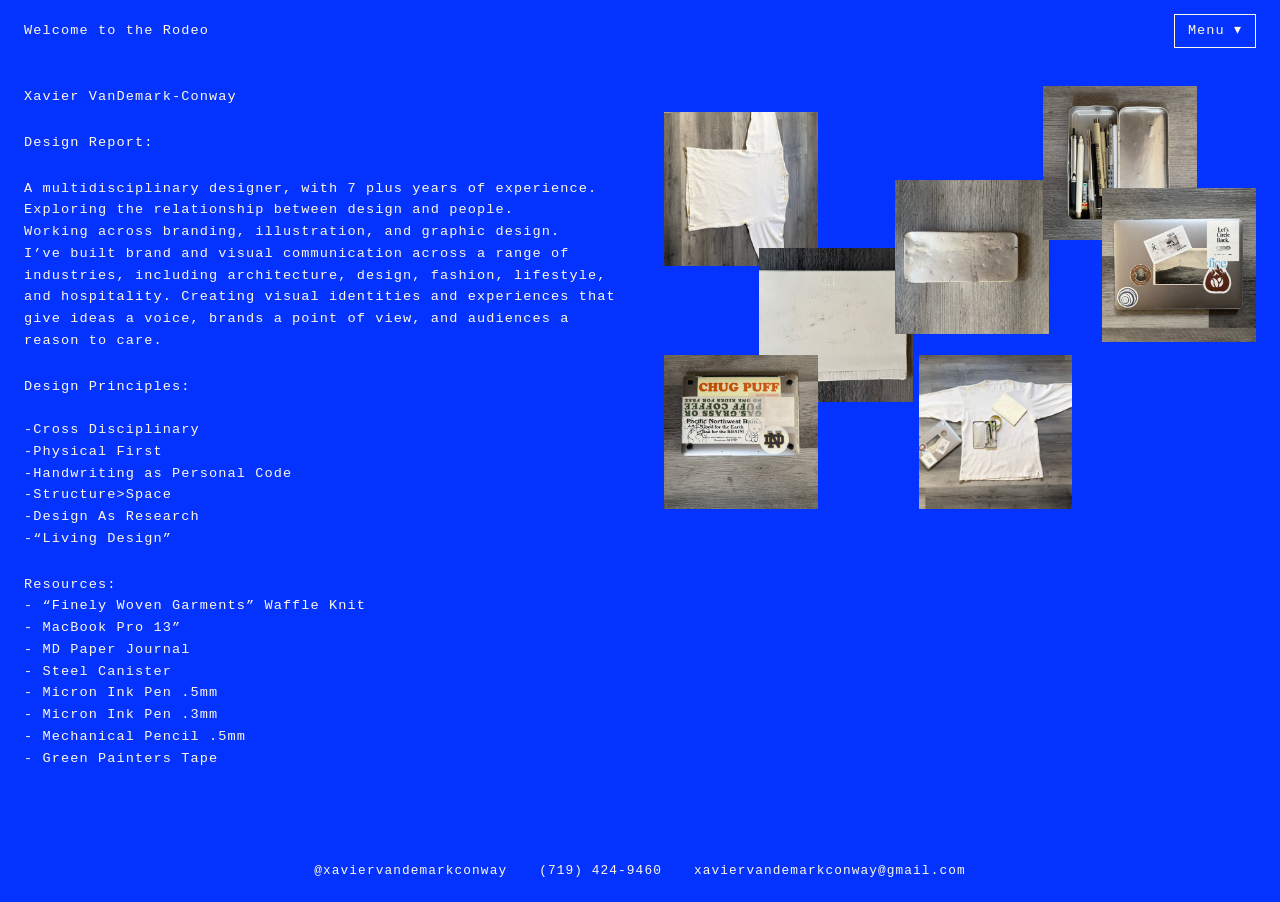
<file: about.html>
<!DOCTYPE html>
<html lang="en">
<head>
  <meta charset="UTF-8">
  <meta name="viewport" content="width=device-width, initial-scale=1">
  <title>About — Xavier VanDemark-Conway</title>
  <link rel="stylesheet" href="style.css">
  <style>
    .about { display: grid; grid-template-columns: minmax(0, 1fr) minmax(0, 1fr); gap: 3rem; align-items: start; }    .about p { margin: 0 0 1.5rem; }
    .cluster { position: relative; aspect-ratio: 375 / 270; }
    .cluster .ph { position: absolute; width: 26%; aspect-ratio: 1; left: var(--x); top: var(--y); }
    .page { max-width: none; padding-left: 1.5rem; padding-right: 1.5rem; }
    @media (max-width: 800px) {
      .about { grid-template-columns: 1fr; }
      .cluster { aspect-ratio: auto; display: grid; grid-template-columns: repeat(2, 1fr); gap: 1rem; }
      .cluster .ph { position: static; width: 100%; }
    }
  </style>
</head>
<body>
  <header>
    <a class="site-title" href="index.html">Welcome to the Rodeo</a>
    <div class="dropdown" id="menu">
      <button class="dropdown-toggle" aria-haspopup="true" aria-expanded="false">Menu ▾</button>
      <ul class="dropdown-menu">
        <li><a href="index.html">Home</a></li>
        <li><a href="about.html">About</a></li>
        <li><a href="mailto:xaviervandemarkconway@gmail.com">Contact</a></li>
      </ul>
    </div>
  </header>

  <main class="page">
    <div class="about">
      <div>
        <p>Xavier VanDemark-Conway</p>
        <p>Design Report:</p>
        <p>
          A multidisciplinary designer, with 7 plus years of experience.<br>
          Exploring the relationship between design and people.<br>
          Working across branding, illustration, and graphic design.<br>
          I’ve built brand and visual communication across a range of industries, including architecture, design, fashion, lifestyle, and hospitality. Creating visual identities and experiences that give ideas a voice, brands a point of view, and audiences a reason to care.
        </p>
        <p>
          Design Principles:<br><br>
          -Cross Disciplinary<br>
          -Physical First<br>
          -Handwriting as Personal Code<br>
          -Structure&gt;Space<br>
          -Design As Research<br>
          -“Living Design”
        </p>
        <p>
          Resources:<br>
          - “Finely Woven Garments” Waffle Knit<br>
          - MacBook Pro 13”<br>
          - MD Paper Journal<br>
          - Steel Canister<br>
          - Micron Ink Pen .5mm<br>
          - Micron Ink Pen .3mm<br>
          - Mechanical Pencil .5mm<br>
          - Green Painters Tape
        </p>
      </div>

      <!-- 8 resource photos. Replace the text with <img src="images/..." alt="..."> and add class "has-media". -->
      <div class="cluster">
        <div class="ph has-media" style="--x:0%;  --y:6%"><img src="static/about/IMG_2285.jpeg" alt="aboutImage"></div>
        <div class="ph has-media" style="--x:16%; --y:38%"><img src="static/about/IMG_2287.jpeg" alt="aboutImage"></div>
        <div class="ph has-media" style="--x:39%; --y:22%"><img src="static/about/IMG_2290.jpeg" alt="aboutImage"></div>
        <div class="ph has-media" style="--x:64%; --y:0%"><img src="static/about/IMG_2291.jpeg" alt="aboutImage"></div>
        <div class="ph has-media" style="--x:74%; --y:24%"><img src="static/about/IMG_2293.jpeg" alt="aboutImage"></div>
        <div class="ph has-media" style="--x:0%;  --y:63%"><img src="static/about/IMG_2294.jpeg" alt="aboutImage"></div>
        <div class="ph has-media" style="--x:43%; --y:63%"><img src="static/about/IMG_2297.jpeg" alt="aboutImage"></div>
      </div>
    </div>
  </main>

  <footer>
    <a href="https://instagram.com/xaviervandemarkconway">@xaviervandemarkconway</a>
    <a href="tel:+17194249460">(719) 424-9460</a>
    <a href="mailto:xaviervandemarkconway@gmail.com">xaviervandemarkconway@gmail.com</a>
  </footer>
  <script src="menu.js"></script>
</body>
</html>
</file>
<file: style.css>
:root { --blue:#0433ff; --cream:#fff8e6; --chartreuse:#d1e232; }
* { box-sizing: border-box; }
html, body { margin: 0; }
body {
  min-height: 100vh; display: flex; flex-direction: column;
  background: var(--blue); color: var(--cream);
  font-family: "Andale Mono", "Courier New", ui-monospace, monospace;
  font-size: .85rem; letter-spacing: .08em; line-height: 1.6;
}
a { color: inherit; text-decoration: none; transition: color .15s ease; }
a:hover { color: var(--chartreuse); }
:focus-visible { outline: 2px solid var(--cream); outline-offset: 3px; }
.back { display: inline-block; padding: 1.5rem 2rem 0; }
.page { flex: 1; width: 100%; max-width: 66rem; margin: 0 auto; padding: 1.5rem 2rem 3rem; }
footer {
  display: flex; flex-wrap: wrap; gap: .5rem 2rem; justify-content: center;
  padding: 1.25rem 1.5rem; font-size: .8rem;
}
/* white photo boxes / placeholders */
.ph {
  background: #fff; color: #111; overflow: hidden;
  display: flex; align-items: center; justify-content: center;
  text-align: center; padding: .5rem; font-size: .75rem; line-height: 1.3;
}
.ph img, .ph video { width: 100%; height: 100%; object-fit: cover; display: block; }
.ph.has-media { padding: 0; }

/* Header */
header {
  display: flex; align-items: center; justify-content: space-between;
  padding: .9rem 1.5rem; position: relative; z-index: 5;
}
.dropdown { position: relative; }
.dropdown-toggle {
  font: inherit; letter-spacing: inherit; color: var(--cream);
  background: transparent; border: 1px solid var(--cream); border-radius: 0;
  padding: .3rem .8rem; cursor: pointer; transition: color .15s ease, border-color .15s ease;
}
.dropdown-toggle:hover { color: var(--chartreuse); border-color: var(--chartreuse); }
.dropdown-menu {
  display: none; position: absolute; right: 0; top: calc(100% + 6px);
  min-width: 10rem; margin: 0; padding: .4rem 0; list-style: none;
  background: var(--blue); border: 1px solid var(--cream); z-index: 10;
}
.dropdown.open .dropdown-menu { display: block; }
.dropdown-menu a { display: block; padding: .35rem .9rem; }
</file>
